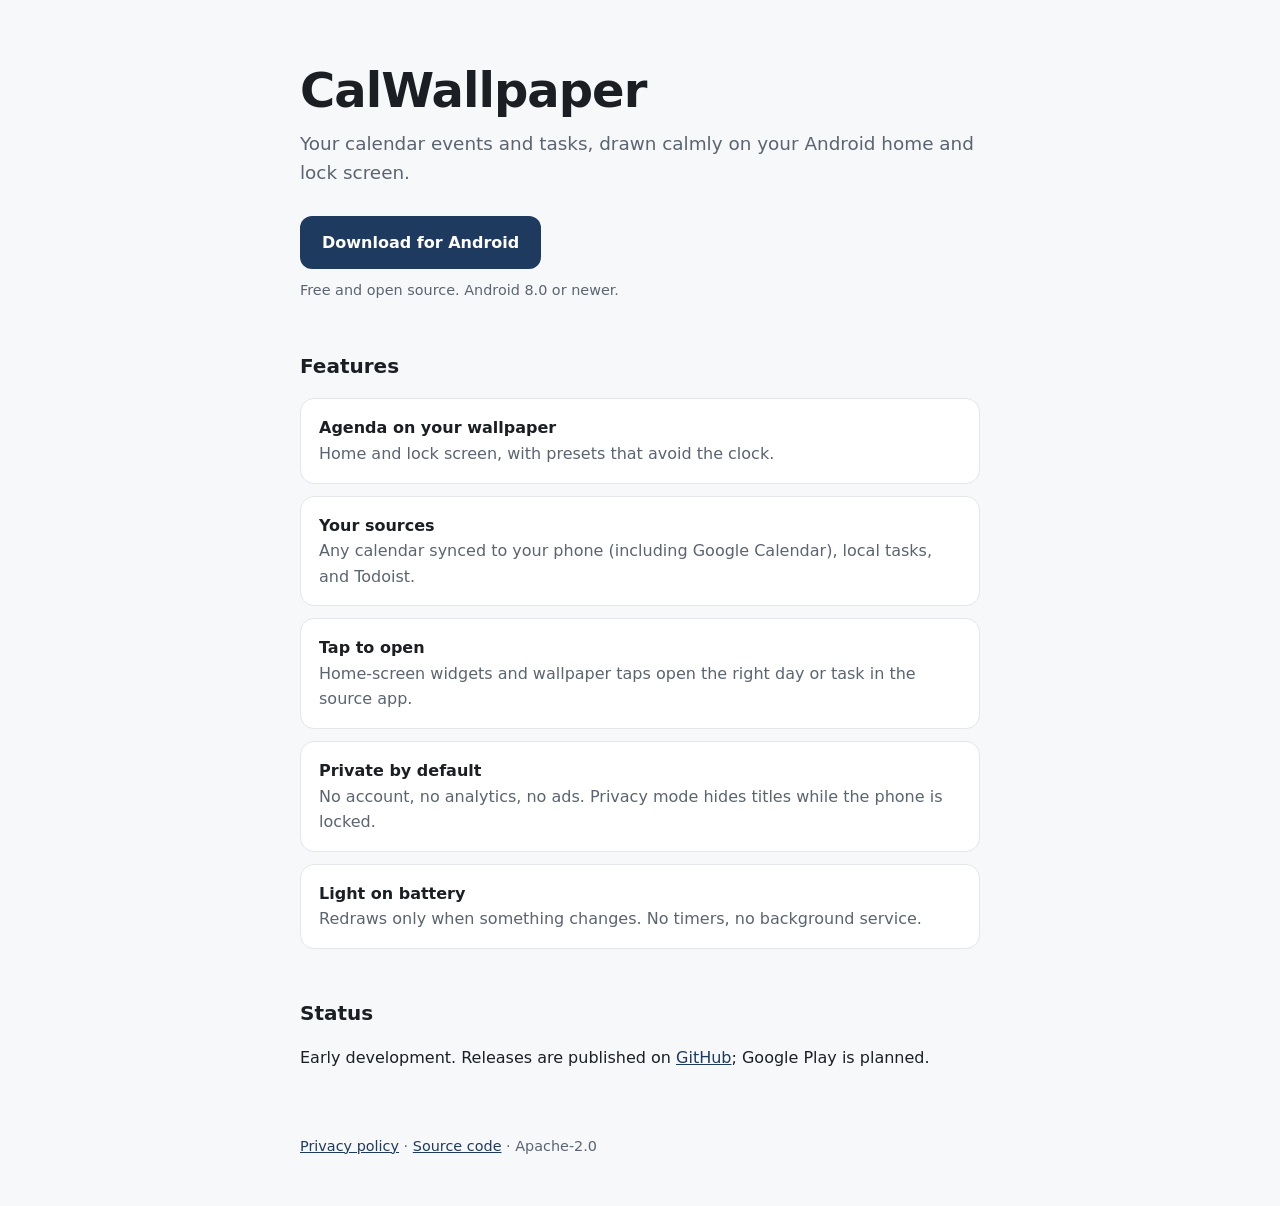
<file: site/index.html>
<!doctype html>
<html lang="en">
<head>
  <meta charset="utf-8">
  <meta name="viewport" content="width=device-width, initial-scale=1">
  <title>CalWallpaper: your calendar on your wallpaper</title>
  <meta name="description" content="CalWallpaper puts your calendar events and tasks on your Android home and lock screen wallpaper. Light, private, no account.">
  <link rel="stylesheet" href="style.css">
</head>
<body>
  <header>
    <h1>CalWallpaper</h1>
    <p class="lead">Your calendar events and tasks, drawn calmly on your Android home and lock screen.</p>
    <a id="download" class="button" href="https://github.com/nabin47/calwallpaper/releases/latest">Download for Android</a>
    <p id="download-meta" class="meta">Free and open source. Android 8.0 or newer.</p>
  </header>

  <main>
    <h2>Features</h2>
    <ul class="features">
      <li><strong>Agenda on your wallpaper</strong><span>Home and lock screen, with presets that avoid the clock.</span></li>
      <li><strong>Your sources</strong><span>Any calendar synced to your phone (including Google Calendar), local tasks, and Todoist.</span></li>
      <li><strong>Tap to open</strong><span>Home-screen widgets and wallpaper taps open the right day or task in the source app.</span></li>
      <li><strong>Private by default</strong><span>No account, no analytics, no ads. Privacy mode hides titles while the phone is locked.</span></li>
      <li><strong>Light on battery</strong><span>Redraws only when something changes. No timers, no background service.</span></li>
    </ul>

    <h2>Status</h2>
    <p>Early development. Releases are published on <a href="https://github.com/nabin47/calwallpaper/releases">GitHub</a>; Google Play is planned.</p>
  </main>

  <footer>
    <a href="privacy/">Privacy policy</a> · <a href="https://github.com/nabin47/calwallpaper">Source code</a> · Apache-2.0
  </footer>

  <script src="app.js" defer></script>
</body>
</html>
</file>
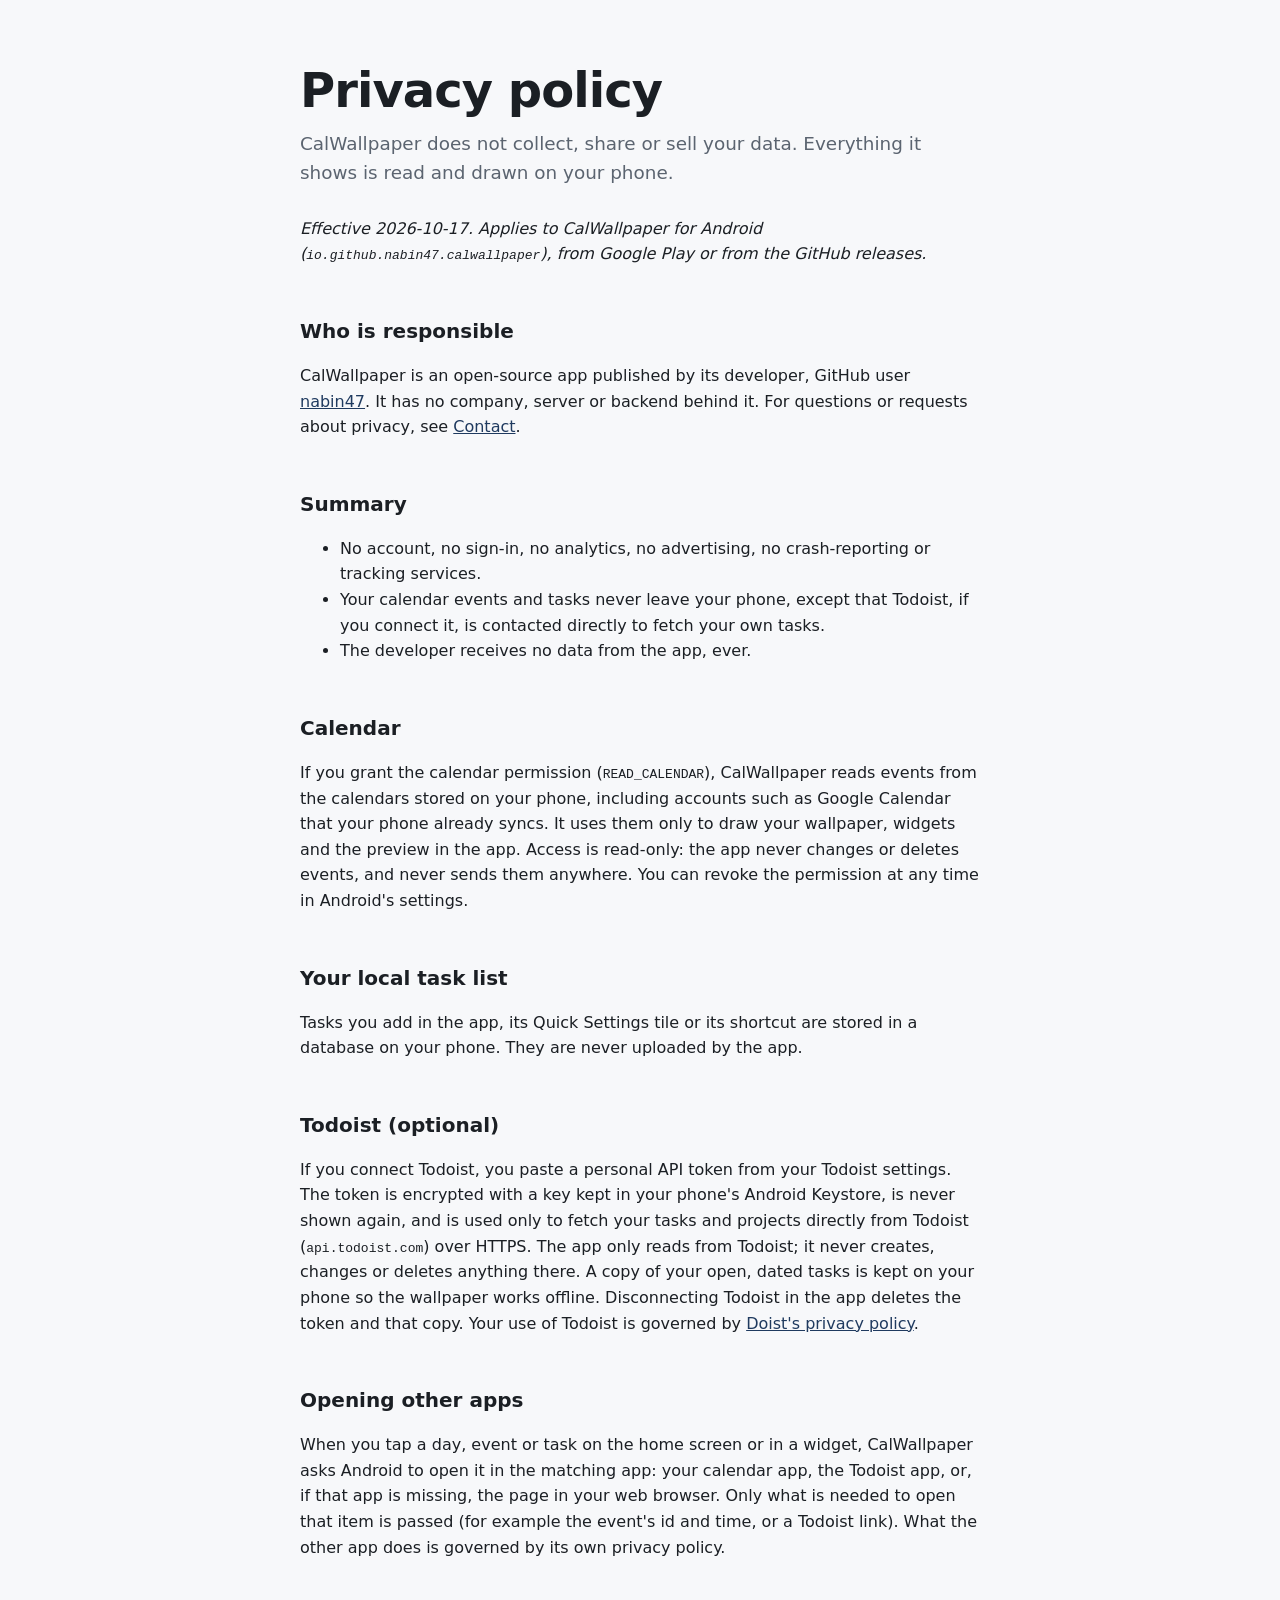
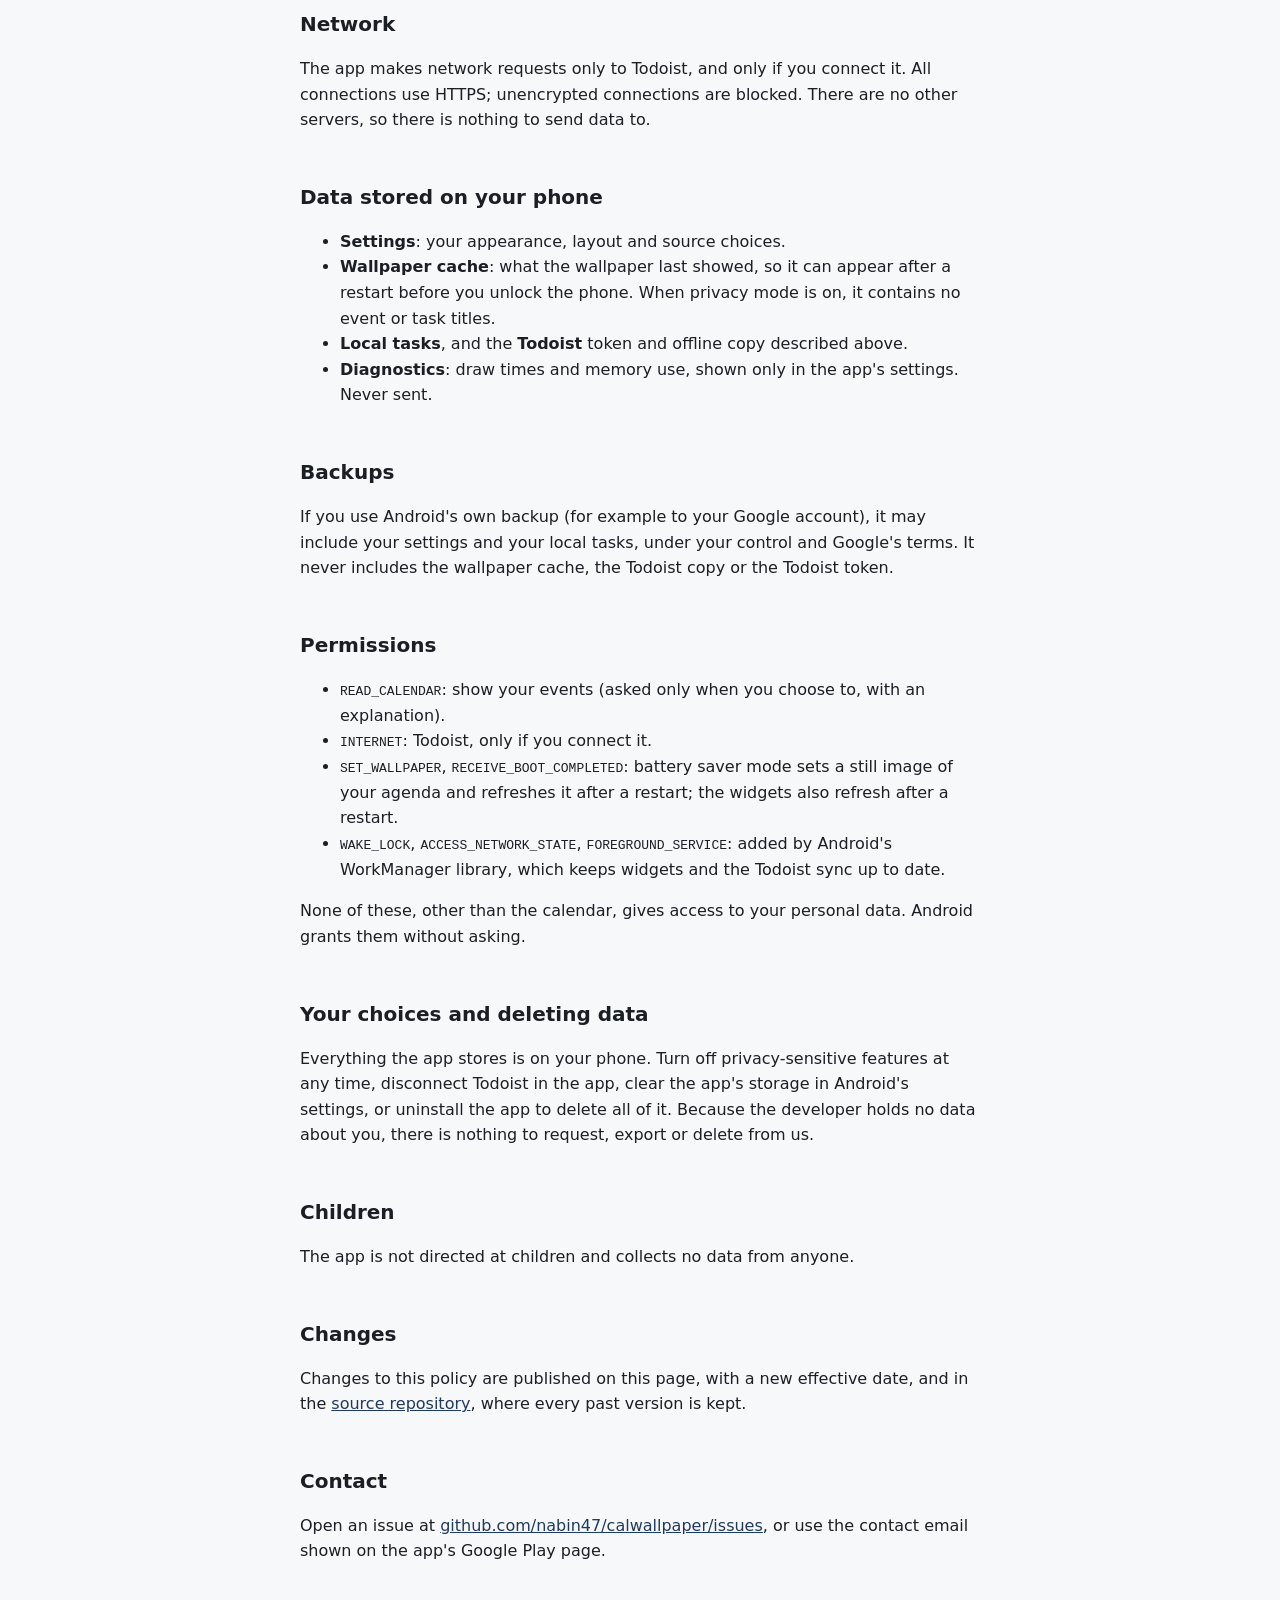
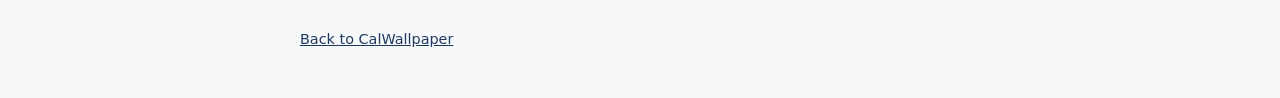
<file: site/privacy/index.html>
<!doctype html>
<html lang="en">
<head>
  <meta charset="utf-8">
  <meta name="viewport" content="width=device-width, initial-scale=1">
  <title>Privacy policy · CalWallpaper</title>
  <meta name="description" content="CalWallpaper's privacy policy: no account, no analytics, no ads. Your calendar stays on your phone.">
  <link rel="stylesheet" href="../style.css">
</head>
<body>
  <header>
    <h1>Privacy policy</h1>
    <p class="lead">CalWallpaper does not collect, share or sell your data. Everything it shows is read and drawn on
      your phone.</p>
  </header>
  <main>
    <p><em>Effective 2026-10-17. Applies to CalWallpaper for Android (<code>io.github.nabin47.calwallpaper</code>),
      from Google Play or from the GitHub releases.</em></p>

    <h2>Who is responsible</h2>
    <p>CalWallpaper is an open-source app published by its developer, GitHub user
      <a href="https://github.com/nabin47">nabin47</a>. It has no company, server or backend behind it.
      For questions or requests about privacy, see <a href="#contact">Contact</a>.</p>

    <h2>Summary</h2>
    <ul>
      <li>No account, no sign-in, no analytics, no advertising, no crash-reporting or tracking services.</li>
      <li>Your calendar events and tasks never leave your phone, except that Todoist, if you connect it, is
        contacted directly to fetch your own tasks.</li>
      <li>The developer receives no data from the app, ever.</li>
    </ul>

    <h2>Calendar</h2>
    <p>If you grant the calendar permission (<code>READ_CALENDAR</code>), CalWallpaper reads events from the
      calendars stored on your phone, including accounts such as Google Calendar that your phone already syncs.
      It uses them only to draw your wallpaper, widgets and the preview in the app. Access is read-only: the app
      never changes or deletes events, and never sends them anywhere. You can revoke the permission at any time in
      Android's settings.</p>

    <h2>Your local task list</h2>
    <p>Tasks you add in the app, its Quick Settings tile or its shortcut are stored in a database on your phone.
      They are never uploaded by the app.</p>

    <h2>Todoist (optional)</h2>
    <p>If you connect Todoist, you paste a personal API token from your Todoist settings. The token is encrypted
      with a key kept in your phone's Android Keystore, is never shown again, and is used only to fetch your tasks
      and projects directly from Todoist (<code>api.todoist.com</code>) over HTTPS. The app only reads from Todoist;
      it never creates, changes or deletes anything there. A copy of your open, dated tasks is kept on your phone
      so the wallpaper works offline. Disconnecting Todoist in the app deletes the token and that copy. Your use of
      Todoist is governed by <a href="https://doist.com/privacy">Doist's privacy policy</a>.</p>

    <h2>Opening other apps</h2>
    <p>When you tap a day, event or task on the home screen or in a widget, CalWallpaper asks Android to open it in
      the matching app: your calendar app, the Todoist app, or, if that app is missing, the page in your web
      browser. Only what is needed to open that item is passed (for example the event's id and time, or a Todoist
      link). What the other app does is governed by its own privacy policy.</p>

    <h2>Network</h2>
    <p>The app makes network requests only to Todoist, and only if you connect it. All connections use HTTPS;
      unencrypted connections are blocked. There are no other servers, so there is nothing to send data to.</p>

    <h2>Data stored on your phone</h2>
    <ul>
      <li><strong>Settings</strong>: your appearance, layout and source choices.</li>
      <li><strong>Wallpaper cache</strong>: what the wallpaper last showed, so it can appear after a restart before
        you unlock the phone. When privacy mode is on, it contains no event or task titles.</li>
      <li><strong>Local tasks</strong>, and the <strong>Todoist</strong> token and offline copy described above.</li>
      <li><strong>Diagnostics</strong>: draw times and memory use, shown only in the app's settings. Never sent.</li>
    </ul>

    <h2>Backups</h2>
    <p>If you use Android's own backup (for example to your Google account), it may include your settings and your
      local tasks, under your control and Google's terms. It never includes the wallpaper cache, the Todoist copy
      or the Todoist token.</p>

    <h2>Permissions</h2>
    <ul>
      <li><code>READ_CALENDAR</code>: show your events (asked only when you choose to, with an explanation).</li>
      <li><code>INTERNET</code>: Todoist, only if you connect it.</li>
      <li><code>SET_WALLPAPER</code>, <code>RECEIVE_BOOT_COMPLETED</code>: battery saver mode sets a still image of
        your agenda and refreshes it after a restart; the widgets also refresh after a restart.</li>
      <li><code>WAKE_LOCK</code>, <code>ACCESS_NETWORK_STATE</code>, <code>FOREGROUND_SERVICE</code>: added by
        Android's WorkManager library, which keeps widgets and the Todoist sync up to date.</li>
    </ul>
    <p>None of these, other than the calendar, gives access to your personal data. Android grants them without
      asking.</p>

    <h2>Your choices and deleting data</h2>
    <p>Everything the app stores is on your phone. Turn off privacy-sensitive features at any time, disconnect
      Todoist in the app, clear the app's storage in Android's settings, or uninstall the app to delete all of it.
      Because the developer holds no data about you, there is nothing to request, export or delete from us.</p>

    <h2>Children</h2>
    <p>The app is not directed at children and collects no data from anyone.</p>

    <h2>Changes</h2>
    <p>Changes to this policy are published on this page, with a new effective date, and in the
      <a href="https://github.com/nabin47/calwallpaper">source repository</a>, where every past version is kept.</p>

    <h2 id="contact">Contact</h2>
    <p>Open an issue at <a href="https://github.com/nabin47/calwallpaper/issues">github.com/nabin47/calwallpaper/issues</a>,
      or use the contact email shown on the app's Google Play page.</p>
  </main>
  <footer><a href="../">Back to CalWallpaper</a></footer>
</body>
</html>
</file>
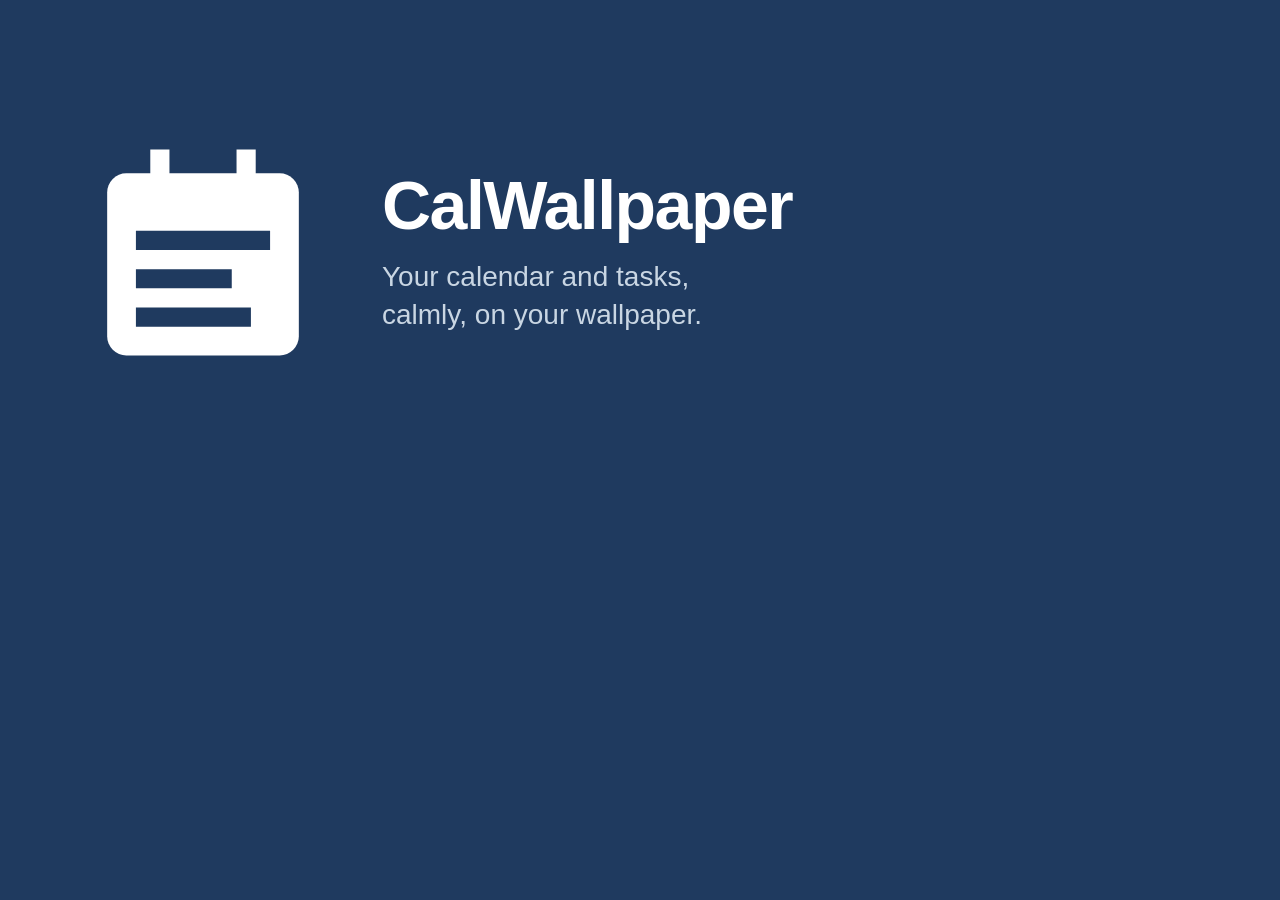
<file: docs/store-art/feature.html>
<!doctype html><html><head><style>
html,body{margin:0;padding:0;width:1024px;height:500px;background:#1F3A5F;font-family:Inter,sans-serif;color:#fff;overflow:hidden}
.wrap{display:flex;align-items:center;height:500px;padding:0 88px;gap:64px}
h1{font-size:68px;font-weight:600;letter-spacing:-1.5px;margin:0 0 14px}
p{font-size:28px;font-weight:400;margin:0;color:#C9D6E3;line-height:1.35}
</style></head><body><div class="wrap">
<svg width="230" height="230" viewBox="30 30 48 48" xmlns="http://www.w3.org/2000/svg">
<path fill="#FFFFFF" d="M38,38h32a4,4 0,0 1,4 4v30a4,4 0,0 1,-4 4h-32a4,4 0,0 1,-4 -4v-30a4,4 0,0 1,4 -4z"/>
<path fill="#FFFFFF" d="M43,33h4v9h-4zM61,33h4v9h-4z"/>
<path fill="#1F3A5F" d="M40,50h28v4h-28zM40,58h20v4h-20zM40,66h24v4h-24z"/>
</svg>
<div><h1>CalWallpaper</h1><p>Your calendar and tasks,<br>calmly, on your wallpaper.</p></div>
</div></body></html>
</file>
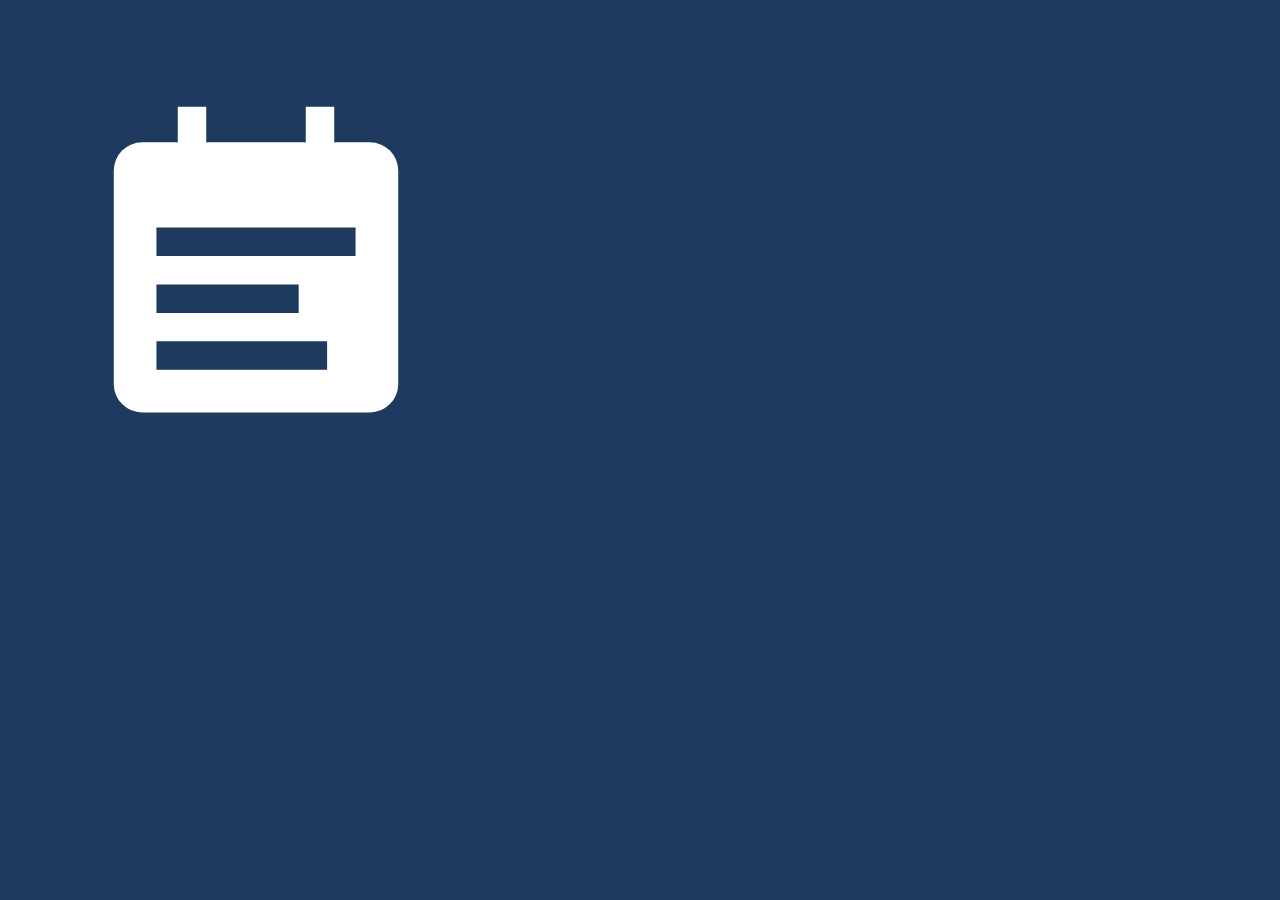
<file: docs/store-art/icon.html>
<!doctype html><html><head><style>html,body{margin:0;padding:0;background:#1F3A5F}svg{display:block}</style></head><body>
<!-- The launcher icon's 72dp visible area (18..90 of the 108dp adaptive canvas), full bleed; Play applies its own mask. -->
<svg width="512" height="512" viewBox="18 18 72 72" xmlns="http://www.w3.org/2000/svg">
<rect x="0" y="0" width="108" height="108" fill="#1F3A5F"/>
<path fill="#FFFFFF" d="M38,38h32a4,4 0,0 1,4 4v30a4,4 0,0 1,-4 4h-32a4,4 0,0 1,-4 -4v-30a4,4 0,0 1,4 -4z"/>
<path fill="#FFFFFF" d="M43,33h4v9h-4zM61,33h4v9h-4z"/>
<path fill="#1F3A5F" d="M40,50h28v4h-28zM40,58h20v4h-20zM40,66h24v4h-24z"/>
</svg></body></html>
</file>
<file: site/style.css>
:root {
  --bg: #f7f8fa;
  --surface: #ffffff;
  --text: #1b1f24;
  --muted: #5b6470;
  --accent: #1f3a5f;
  --accent-text: #ffffff;
  --border: #e3e6ea;
  color-scheme: light dark;
}

@media (prefers-color-scheme: dark) {
  :root {
    --bg: #0f1216;
    --surface: #171b21;
    --text: #e8eaed;
    --muted: #9aa3ad;
    --accent: #9cc1ee;
    --accent-text: #0f1216;
    --border: #262c34;
  }
}

* { box-sizing: border-box; }

body {
  margin: 0;
  background: var(--bg);
  color: var(--text);
  font-family: system-ui, -apple-system, "Segoe UI", Roboto, sans-serif;
  line-height: 1.6;
}

main, header, footer {
  max-width: 720px;
  margin: 0 auto;
  padding: 0 20px;
}

header { padding-top: 64px; }

h1 { font-size: clamp(2rem, 6vw, 3rem); line-height: 1.1; margin: 0 0 12px; letter-spacing: -0.02em; }
h2 { font-size: 1.25rem; margin: 48px 0 12px; }
p.lead { font-size: 1.15rem; color: var(--muted); margin: 0 0 28px; }

.button {
  display: inline-block;
  background: var(--accent);
  color: var(--accent-text);
  padding: 14px 22px;
  border-radius: 12px;
  font-weight: 600;
  text-decoration: none;
}
.button:focus-visible { outline: 3px solid var(--muted); outline-offset: 3px; }
.meta { color: var(--muted); font-size: 0.9rem; margin-top: 10px; }

.features { list-style: none; padding: 0; display: grid; gap: 12px; }
.features li {
  background: var(--surface);
  border: 1px solid var(--border);
  border-radius: 14px;
  padding: 16px 18px;
}
.features strong { display: block; }
.features span { color: var(--muted); }

a { color: var(--accent); }
footer { padding-top: 48px; padding-bottom: 48px; color: var(--muted); font-size: 0.9rem; }
</file>
